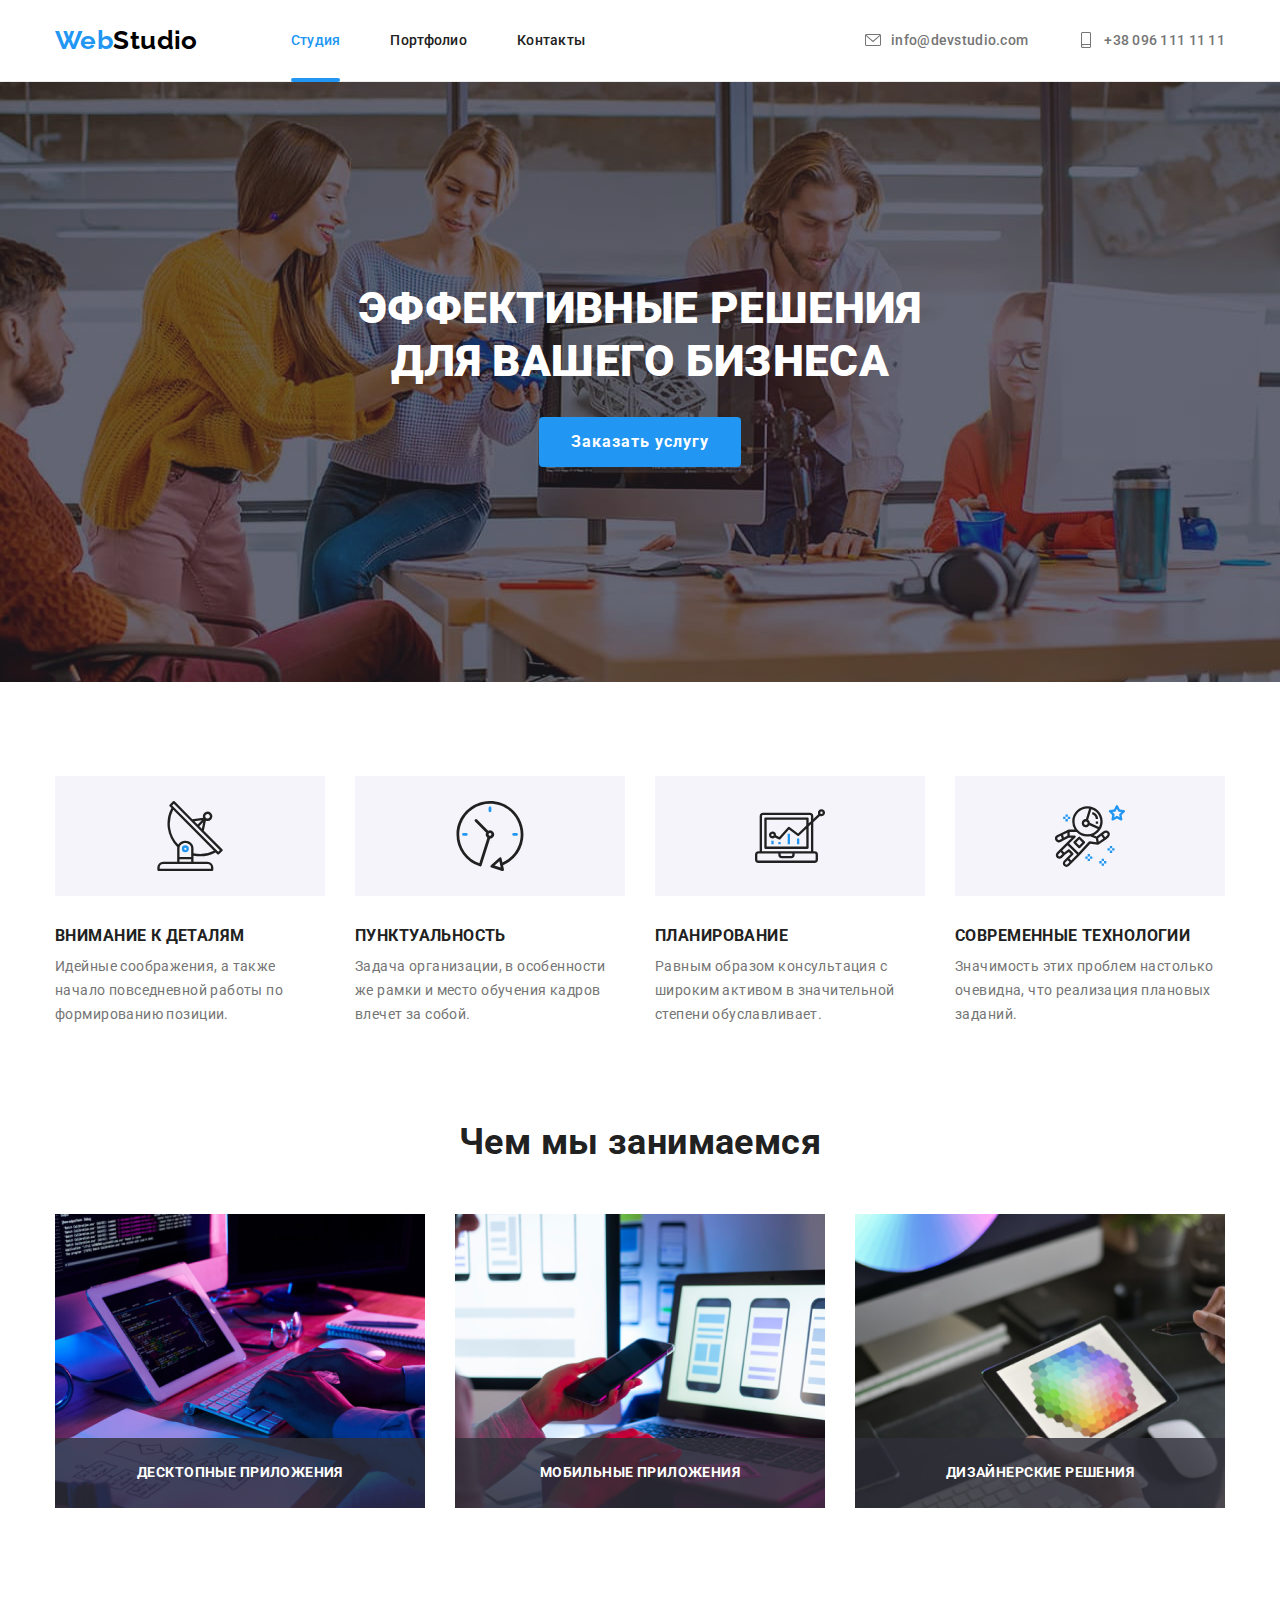
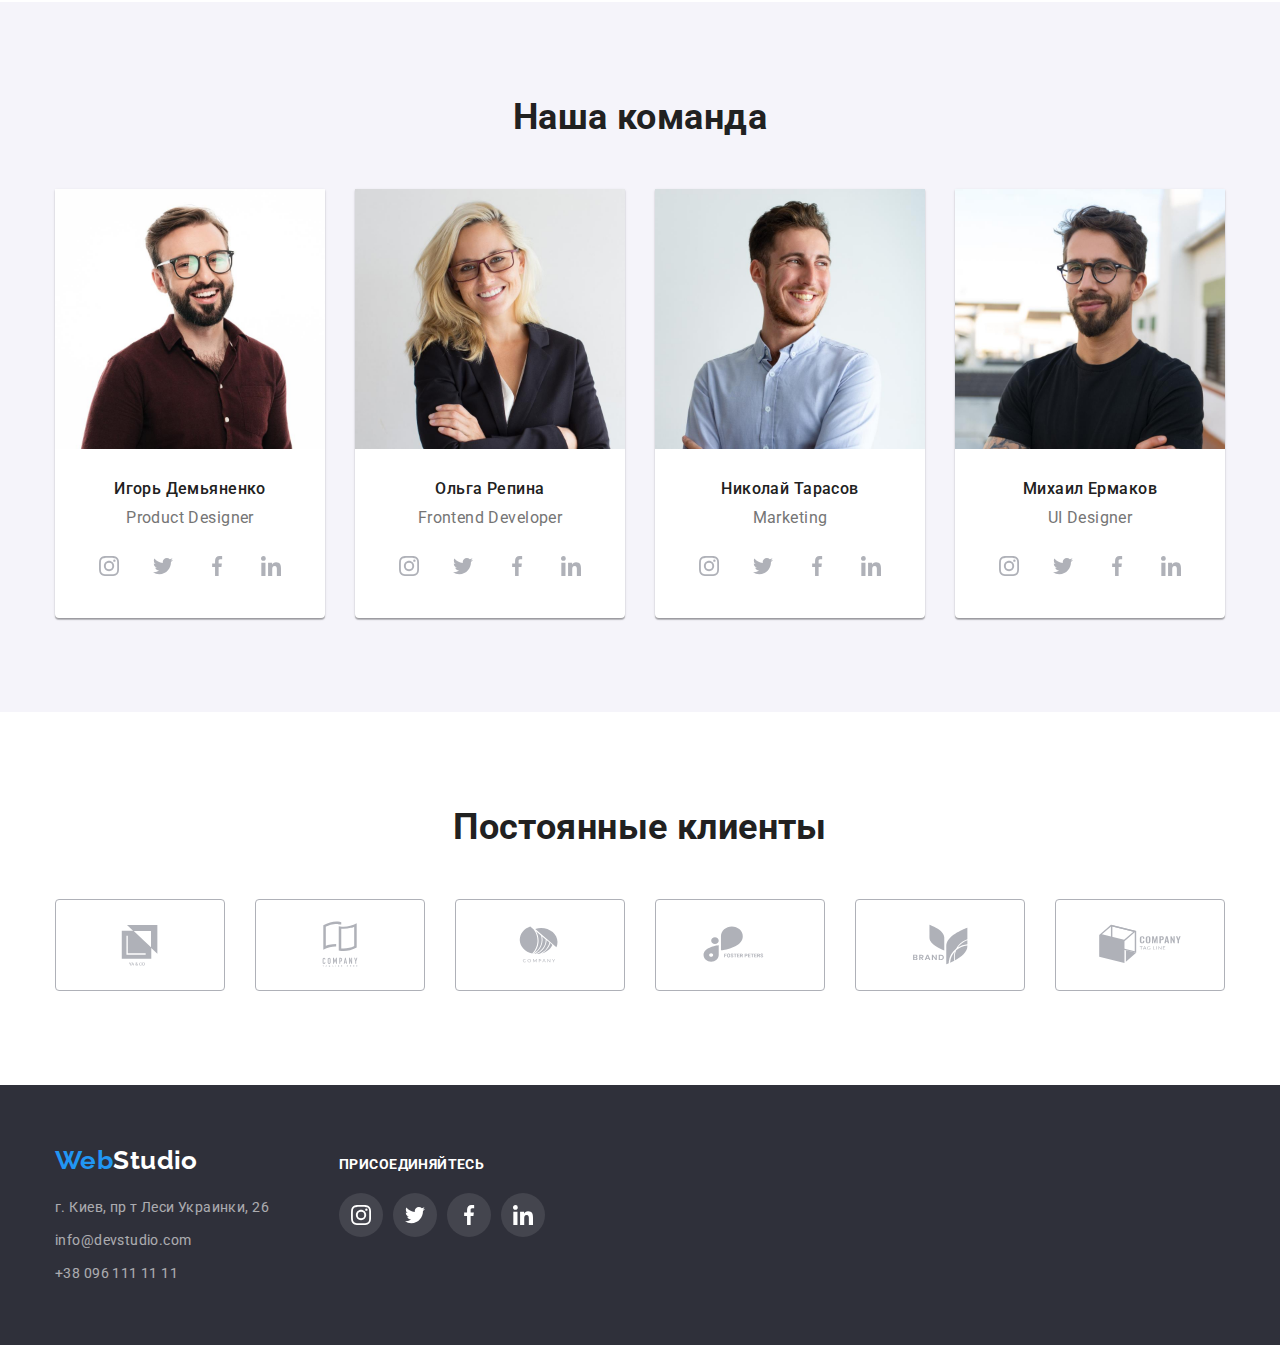
<file: index.html>
<!DOCTYPE html>
<html lang="ru">
  <head>
    <meta charset="UTF-8" />
    <meta http-equiv="X-UA-Compatible" content="IE=edge" />
    <meta name="viewport" content="width=device-width, initial-scale=1.0" />
    <title>WebStudio</title>

    <link rel="preconnect" href="https://fonts.googleapis.com" />
    <link rel="preconnect" href="https://fonts.gstatic.com" crossorigin />
    <link
      href="https://fonts.googleapis.com/css2?family=Raleway:wght@700&family=Roboto:wght@400;500;700;900&display=swap"
      rel="stylesheet"
    />

    <link
      rel="stylesheet"
      href="https://cdnjs.cloudflare.com/ajax/libs/modern-normalize/1.1.0/modern-normalize.min.css"
    />

    <link rel="stylesheet" href="./css/styles.css" />
  </head>
  <body>
    <!-- contacts section -->
    <header class="page-header">
      <div class="container box-string">
        <nav class="box-string">
          <a href="./index.html" class="logo"> Web<span class="logocolor">Studio</span> </a>

          <ul class="site-nav list box-string">
            <li class="site-nav-item current-page"><a href="" class="link current">Студия</a></li>
            <li class="site-nav-item"><a href="./portfolio.html" class="link">Портфолио</a></li>
            <li class="site-nav-item"><a href="" class="link">Контакты</a></li>
          </ul>
        </nav>

        <ul class="contacts-nav list box-string">
          <li class="contacts-nav-item">
            <a href="mailto:info@devstudio.com" class="link">
              <svg class="icon-smartphone" width="16px" height="16px">
                <use href="./img/symbol.svg#envelope"></use>
              </svg>
              info@devstudio.com</a
            >
          </li>
          <li class="contacts-nav-item">
            <a href="tel:+380961111111" class="link">
              <svg class="icon-smartphone" width="16px" height="16px">
                <use href="./img/symbol.svg#smartphone"></use>
              </svg>
              +38 096 111 11 11</a
            >
          </li>
        </ul>
      </div>
    </header>

    <main>
      <!-- герой -->

      <section class="hero">
        <h1 class="hero-titel">
          Эффективные решения <br />
          для вашего бизнеса
        </h1>
        <button data-modal-open type="button" class="hero-button">Заказать услугу</button>
        <div class="backdrop is-hidden" data-modal>
          <div class="modal">
            <button data-modal-close class="btn-modal-close"></button>
          </div>
        </div>
      </section>

      <!-- технологии features-->
      <section class="section features">
        <div class="container">
          <h2 class="titel-hidden">Технологии пременяемые в работе</h2>
          <ul class="features-list list box-string">
            <li class="features-list-item">
              <div class="features-list-icon">
                <svg class="" width="70px" height="70px">
                  <use href="./img/symbol.svg#antenna"></use>
                </svg>
              </div>
              <h3 class="features-titel">Внимание к деталям</h3>
              <p class="features-text">
                Идейные соображения, а также начало повседневной работы по формированию позиции.
              </p>
            </li>
            <li class="features-list-item">
              <div class="features-list-icon">
                <svg class="" width="70px" height="70px">
                  <use href="./img/symbol.svg#clock"></use>
                </svg>
              </div>
              <h3 class="features-titel">Пунктуальность</h3>
              <p class="features-text">
                Задача организации, в особенности же рамки и место обучения кадров влечет за собой.
              </p>
            </li>
            <li class="features-list-item">
              <div class="features-list-icon">
                <svg class="" width="70px" height="70px">
                  <use href="./img/symbol.svg#diagram"></use>
                </svg>
              </div>
              <h3 class="features-titel">Планирование</h3>
              <p class="features-text">
                Равным образом консультация с широким активом в значительной степени обуславливает.
              </p>
            </li>
            <li class="features-list-item">
              <div class="features-list-icon">
                <svg class="" width="70px" height="70px">
                  <use href="./img/symbol.svg#astronaut"></use>
                </svg>
              </div>
              <h3 class="features-titel">Современные технологии</h3>
              <p class="features-text">
                Значимость этих проблем настолько очевидна, что реализация плановых заданий.
              </p>
            </li>
          </ul>
        </div>
      </section>

      <!-- примеры работ -->
      <section class="section work">
        <div class="container">
          <h2 class="section-titel">Чем мы занимаемся</h2>
          <ul class="work-list box-string list">
            <li class="work-list-item">
              <img src="./img/img1.png" class="work-img" alt="фото рабочего места" width="370" />
              <p class="work-titel">Десктопные приложения</p>
            </li>
            <li class="work-list-item">
              <img src="./img/img2.png" class="work-img" alt="фото рабочего места" width="370" />
              <p class="work-titel">Мобильные приложения</p>
            </li>
            <li class="work-list-item">
              <img src="./img/img3.png" class="work-img" alt="фото рабочего места" width="370" />
              <p class="work-titel">Дизайнерские решения</p>
            </li>
          </ul>
        </div>
      </section>

      <!-- команда -->
      <section class="section comanda">
        <div class="container">
          <h2 class="section-titel">Наша команда</h2>
          <ul class="comanda-list list box-string">
            <li class="comanda-card">
              <img
                src="./img/img4.jpg"
                class="comanda-img1 comanda-img"
                alt="Игорь Демьяненко Product Designer"
                width="270"
              />
              <div class="comanda-card-caption">
                <h3 class="comanda-titel">Игорь Демьяненко</h3>
                <p lang="en" class="comanda-text">Product Designer</p>

                <ul class="list box-string">
                  <li class="comanda-card-social">
                    <a href="" class="social-link">
                      <svg class="social-link-icon" width="20px" height="20px">
                        <use href="./img/symbol.svg#instagram"></use>
                      </svg>
                    </a>
                  </li>
                  <li class="comanda-card-social">
                    <a href="" class="social-link">
                      <svg class="social-link-icon" width="20px" height="20px">
                        <use href="./img/symbol.svg#twitter"></use>
                      </svg>
                    </a>
                  </li>
                  <li class="comanda-card-social">
                    <a href="" class="social-link">
                      <svg class="social-link-icon" width="20px" height="20px">
                        <use href="./img/symbol.svg#facebook"></use>
                      </svg>
                    </a>
                  </li>
                  <li class="comanda-card-social">
                    <a href="" class="social-link">
                      <svg class="social-link-icon" width="20px" height="20px">
                        <use href="./img/symbol.svg#linkedin"></use>
                      </svg>
                    </a>
                  </li>
                </ul>
              </div>
            </li>
            <li class="comanda-card">
              <img
                src="./img/img5.jpg"
                class="comanda-img2 comanda-img"
                alt="Ольга Репина Frontend Developer"
                width="270"
              />
              <div class="comanda-card-caption">
                <h3 class="comanda-titel">Ольга Репина</h3>
                <p lang="en" class="comanda-text">Frontend Developer</p>
                <ul class="list box-string">
                  <li class="comanda-card-social">
                    <a href="" class="social-link">
                      <svg class="social-link-icon" width="20px" height="20px">
                        <use href="./img/symbol.svg#instagram"></use>
                      </svg>
                    </a>
                  </li>
                  <li class="comanda-card-social">
                    <a href="" class="social-link">
                      <svg class="social-link-icon" width="20px" height="20px">
                        <use href="./img/symbol.svg#twitter"></use>
                      </svg>
                    </a>
                  </li>
                  <li class="comanda-card-social">
                    <a href="" class="social-link">
                      <svg class="social-link-icon" width="20px" height="20px">
                        <use href="./img/symbol.svg#facebook"></use>
                      </svg>
                    </a>
                  </li>
                  <li class="comanda-card-social">
                    <a href="" class="social-link">
                      <svg class="social-link-icon" width="20px" height="20px">
                        <use href="./img/symbol.svg#linkedin"></use>
                      </svg>
                    </a>
                  </li>
                </ul>
              </div>
            </li>
            <li class="comanda-card">
              <img
                src="./img/img6.jpg"
                class="comanda-img3 comanda-img"
                alt="Николай Тарасов Marketing"
                width="270"
              />
              <div class="comanda-card-caption">
                <h3 class="comanda-titel">Николай Тарасов</h3>
                <p lang="en" class="comanda-text">Marketing</p>
                <ul class="list box-string">
                  <li class="comanda-card-social">
                    <a href="" class="social-link">
                      <svg class="social-link-icon" width="20px" height="20px">
                        <use href="./img/symbol.svg#instagram"></use>
                      </svg>
                    </a>
                  </li>
                  <li class="comanda-card-social">
                    <a href="" class="social-link">
                      <svg class="social-link-icon" width="20px" height="20px">
                        <use href="./img/symbol.svg#twitter"></use>
                      </svg>
                    </a>
                  </li>
                  <li class="comanda-card-social">
                    <a href="" class="social-link">
                      <svg class="social-link-icon" width="20px" height="20px">
                        <use href="./img/symbol.svg#facebook"></use>
                      </svg>
                    </a>
                  </li>
                  <li class="comanda-card-social">
                    <a href="" class="social-link">
                      <svg class="social-link-icon" width="20px" height="20px">
                        <use href="./img/symbol.svg#linkedin"></use>
                      </svg>
                    </a>
                  </li>
                </ul>
              </div>
            </li>
            <li class="comanda-card">
              <img
                src="./img/img7.jpg"
                class="comanda-img4 comanda-img"
                alt="Михаил Ермаков UI Designer"
                width="270"
              />
              <div class="comanda-card-caption">
                <h3 class="comanda-titel">Михаил Ермаков</h3>
                <p lang="en" class="comanda-text">UI Designer</p>
                <ul class="list box-string">
                  <li class="comanda-card-social">
                    <a href="" class="social-link">
                      <svg class="social-link-icon" width="20px" height="20px">
                        <use href="./img/symbol.svg#instagram"></use>
                      </svg>
                    </a>
                  </li>
                  <li class="comanda-card-social">
                    <a href="" class="social-link">
                      <svg class="social-link-icon" width="20px" height="20px">
                        <use href="./img/symbol.svg#twitter"></use>
                      </svg>
                    </a>
                  </li>
                  <li class="comanda-card-social">
                    <a href="" class="social-link">
                      <svg class="social-link-icon" width="20px" height="20px">
                        <use href="./img/symbol.svg#facebook"></use>
                      </svg>
                    </a>
                  </li>
                  <li class="comanda-card-social">
                    <a href="" class="social-link">
                      <svg class="social-link-icon" width="20px" height="20px">
                        <use href="./img/symbol.svg#linkedin"></use>
                      </svg>
                    </a>
                  </li>
                </ul>
              </div>
            </li>
          </ul>
        </div>
      </section>

      <!-- клиенты -->
      <section class="section clients">
        <div class="container">
          <h2 class="section-titel">Постоянные клиенты</h2>
          <ul class="clients-list list box-string">
            <li class="clients-logo">
              <a href="" class="link">
                <svg class="icon-clients" width="170px" height="92px">
                  <use href="./img/symbol.svg#Logo1"></use>
                </svg>
              </a>
            </li>
            <li class="clients-logo">
              <a href="" class="link">
                <svg class="icon-clients" width="170px" height="92px">
                  <use href="./img/symbol.svg#Logo2"></use>
                </svg>
              </a>
            </li>
            <li class="clients-logo">
              <a href="" class="link">
                <svg class="icon-clients" width="170px" height="92px">
                  <use href="./img/symbol.svg#Logo3"></use>
                </svg>
              </a>
            </li>
            <li class="clients-logo">
              <a href="" class="link">
                <svg class="icon-clients" width="170px" height="92px">
                  <use href="./img/symbol.svg#Logo4"></use>
                </svg>
              </a>
            </li>
            <li class="clients-logo">
              <a href="" class="link">
                <svg class="icon-clients" width="170px" height="92px">
                  <use href="./img/symbol.svg#Logo5"></use>
                </svg>
              </a>
            </li>
            <li class="clients-logo">
              <a href="" class="link">
                <svg class="icon-clients" width="170px" height="92px">
                  <use href="./img/symbol.svg#Logo6"></use>
                </svg>
              </a>
            </li>
          </ul>
        </div>
      </section>
    </main>

    <footer class="footer">
      <div class="container box-string-footer">
        <div>
          <a href="./index.html" class="logo logo-footer">
            Web<span class="logocolor2">Studio</span>
          </a>

          <address>
            <ul class="list adress-list">
              <li>
                <a href="https://goo.gl/maps/6mDkcJWwtriDoMCs8" class="link"
                  >г. Киев, пр т Леси Украинки, 26</a
                >
              </li>
              <li><a href="mailto:info@devstudio.com" class="link">info@devstudio.com</a></li>
              <li><a href="tel:+380961111111" class="link">+38 096 111 11 11</a></li>
            </ul>
          </address>
        </div>
        <div class="footer-social">
          <p class="footer-social-titel">Присоединяйтесь</p>

          <ul class="list box-string-footer">
            <li class="footer-social-list">
              <a href="" class="footer-social-link">
                <svg class="footer-social-icon" width="20px" height="20px">
                  <use href="./img/symbol.svg#instagram"></use>
                </svg>
              </a>
            </li>
            <li class="footer-social-list">
              <a href="" class="footer-social-link">
                <svg class="footer-social-icon" width="20px" height="20px">
                  <use href="./img/symbol.svg#twitter"></use>
                </svg>
              </a>
            </li>
            <li class="footer-social-list">
              <a href="" class="footer-social-link">
                <svg class="footer-social-icon" width="20px" height="20px">
                  <use href="./img/symbol.svg#facebook"></use>
                </svg>
              </a>
            </li>
            <li class="footer-social-list">
              <a href="" class="footer-social-link">
                <svg class="footer-social-icon" width="20px" height="20px">
                  <use href="./img/symbol.svg#linkedin"></use>
                </svg>
              </a>
            </li>
          </ul>
        </div>
      </div>
    </footer>
    <script src="./js/modal.js"></script>
  </body>
</html>
</file>
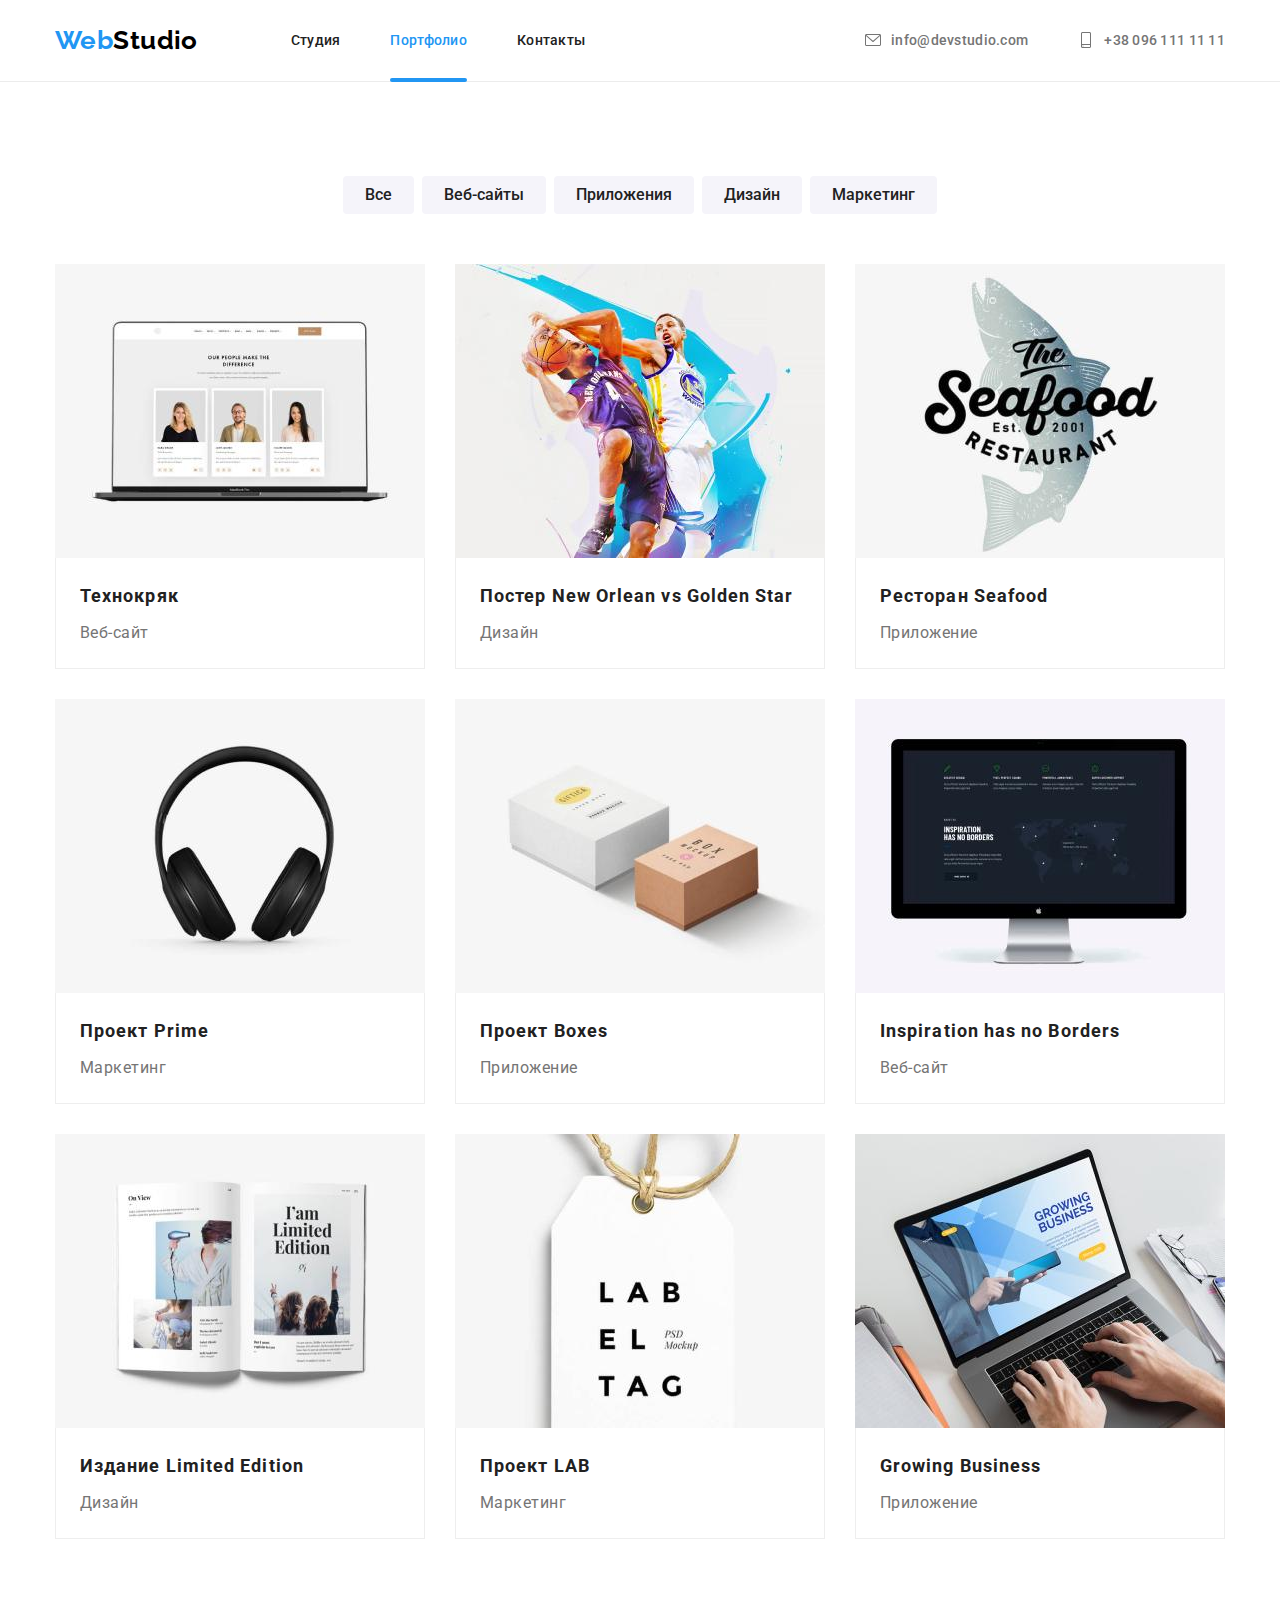
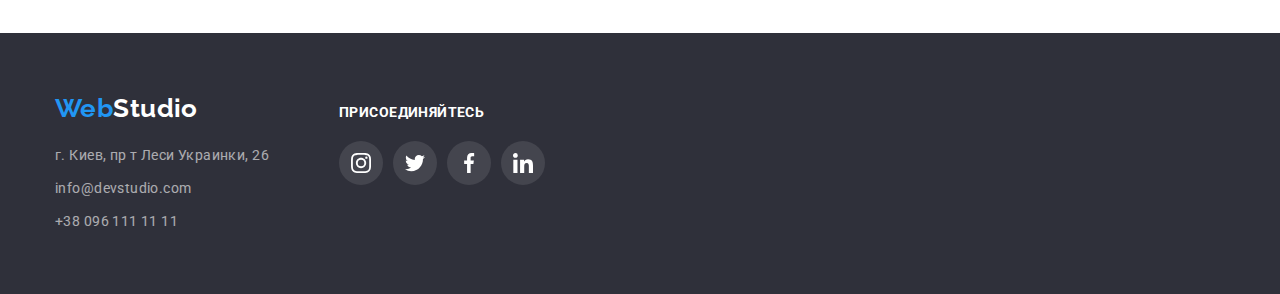
<file: portfolio.html>
<!DOCTYPE html>
<html lang="ru">
  <head>
    <meta charset="UTF-8" />
    <meta http-equiv="X-UA-Compatible" content="IE=edge" />
    <meta name="viewport" content="width=device-width, initial-scale=1.0" />
    <title>WebStudio</title>

    <link rel="preconnect" href="https://fonts.googleapis.com" />
    <link rel="preconnect" href="https://fonts.gstatic.com" crossorigin />
    <link
      href="https://fonts.googleapis.com/css2?family=Raleway:wght@700&family=Roboto:wght@400;500;700;900&display=swap"
      rel="stylesheet"
    />

    <link
      rel="stylesheet"
      href="https://cdnjs.cloudflare.com/ajax/libs/modern-normalize/1.1.0/modern-normalize.min.css"
    />

    <link rel="stylesheet" href="./css/styles.css" />
  </head>
  <body>
    <!-- contacts section -->
    <header class="page-header">
      <div class="container box-string">
        <nav class="box-string">
          <a href="./index.html" class="logo"> Web<span class="logocolor">Studio</span> </a>

          <ul class="site-nav list box-string">
            <li class="site-nav-item"><a href="./index.html" class="link">Студия</a></li>
            <li class="site-nav-item current-page">
              <a href="" class="link current">Портфолио</a>
            </li>
            <li class="site-nav-item"><a href="" class="link">Контакты</a></li>
          </ul>
        </nav>

        <ul class="contacts-nav list box-string">
          <li class="contacts-nav-item">
            <a href="mailto:info@devstudio.com" class="link">
              <svg class="icon-smartphone" width="16px" height="16px">
                <use href="./img/symbol.svg#envelope"></use>
              </svg>
              info@devstudio.com</a
            >
          </li>
          <li class="contacts-nav-item">
            <a href="tel:+380961111111" class="link">
              <svg class="icon-smartphone" width="16px" height="16px">
                <use href="./img/symbol.svg#smartphone"></use>
              </svg>
              +38 096 111 11 11</a
            >
          </li>
        </ul>
      </div>
    </header>

    <main>
      <section class="portfolio">
        <h1 class="titel-hidden">Портфолио</h1>
        <div class="container">
          <ul class="filter-btn-list list">
            <li><button type="button" class="filter-btn">Все</button></li>
            <li><button type="button" class="filter-btn">Веб-сайты</button></li>
            <li><button type="button" class="filter-btn">Приложения</button></li>
            <li><button type="button" class="filter-btn">Дизайн</button></li>
            <li><button type="button" class="filter-btn">Маркетинг</button></li>
          </ul>
          <ul class="list box-string-wrap">
            <li class="filter-item">
              <a href="" class="product">
                <div class="product-thumb">
                  <img src="./img/img2_1.jpg" alt="Веб-сайт Технокряк" />
                  <div class="product-overlay">
                    <p class="product-overlay-text">
                      Технокряк это современная площадка распространения коронавируса. Компании
                      используют эту платформу для цифрового шпионажа и атак на защищённые сервера
                      конкурентов.
                    </p>
                  </div>
                </div>
                <div class="product-meta">
                  <h2 class="product-name">Технокряк</h2>
                  <p class="product-text">Веб-сайт</p>
                </div>
              </a>
            </li>
            <li class="filter-item">
              <a href="" class="product">
                <div class="product-thumb">
                  <img src="./img/img2_2.jpg" alt="Дизайн постера" />
                  <div class="product-overlay">
                    <p class="product-overlay-text">
                      Технокряк это современная площадка распространения коронавируса. Компании
                      используют эту платформу для цифрового шпионажа и атак на защищённые сервера
                      конкурентов.
                    </p>
                  </div>
                </div>
                <div class="product-meta">
                  <h2 class="product-name">Постер New Orlean vs Golden Star</h2>
                  <p class="product-text">Дизайн</p>
                </div>
              </a>
            </li>
            <li class="filter-item">
              <a href="" class="product">
                <div class="product-thumb">
                  <img src="./img/img2_3.jpg" alt="Приложение для ресторана" />
                  <div class="product-overlay">
                    <p class="product-overlay-text">
                      Технокряк это современная площадка распространения коронавируса. Компании
                      используют эту платформу для цифрового шпионажа и атак на защищённые сервера
                      конкурентов.
                    </p>
                  </div>
                </div>
                <div class="product-meta">
                  <h2 class="product-name">Ресторан Seafood</h2>
                  <p class="product-text">Приложение</p>
                </div>
              </a>
            </li>
            <li class="filter-item">
              <a href="" class="product">
                <div class="product-thumb">
                  <img src="./img/img2_4.jpg" alt="Маркетинговый проект" />
                  <div class="product-overlay">
                    <p class="product-overlay-text">
                      Технокряк это современная площадка распространения коронавируса. Компании
                      используют эту платформу для цифрового шпионажа и атак на защищённые сервера
                      конкурентов.
                    </p>
                  </div>
                </div>
                <div class="product-meta">
                  <h2 class="product-name">Проект Prime</h2>
                  <p class="product-text">Маркетинг</p>
                </div>
              </a>
            </li>
            <li class="filter-item">
              <a href="" class="product">
                <div class="product-thumb">
                  <img src="./img/img2_5.jpg" alt="Веб-сайт" />
                  <div class="product-overlay">
                    <p class="product-overlay-text">
                      Технокряк это современная площадка распространения коронавируса. Компании
                      используют эту платформу для цифрового шпионажа и атак на защищённые сервера
                      конкурентов.
                    </p>
                  </div>
                </div>
                <div class="product-meta">
                  <h2 class="product-name">Проект Boxes</h2>
                  <p class="product-text">Приложение</p>
                </div>
              </a>
            </li>
            <li class="filter-item">
              <a href="" class="product">
                <div class="product-thumb">
                  <img src="./img/img2_6.jpg" alt="Веб-сайт" />
                  <div class="product-overlay">
                    <p class="product-overlay-text">
                      Технокряк это современная площадка распространения коронавируса. Компании
                      используют эту платформу для цифрового шпионажа и атак на защищённые сервера
                      конкурентов.
                    </p>
                  </div>
                </div>
                <div class="product-meta">
                  <h2 class="product-name">Inspiration has no Borders</h2>
                  <p class="product-text">Веб-сайт</p>
                </div>
              </a>
            </li>
            <li class="filter-item">
              <a href="" class="product">
                <div class="product-thumb">
                  <img src="./img/img2_7.jpg" alt="Приложение" />
                  <div class="product-overlay">
                    <p class="product-overlay-text">
                      Технокряк это современная площадка распространения коронавируса. Компании
                      используют эту платформу для цифрового шпионажа и атак на защищённые сервера
                      конкурентов.
                    </p>
                  </div>
                </div>
                <div class="product-meta">
                  <h2 class="product-name">Издание Limited Edition</h2>
                  <p class="product-text">Дизайн</p>
                </div>
              </a>
            </li>
            <li class="filter-item">
              <a href="" class="product">
                <div class="product-thumb">
                  <img src="./img/img2_8.jpg" alt="Маркетинговый проект" />
                  <div class="product-overlay">
                    <p class="product-overlay-text">
                      Технокряк это современная площадка распространения коронавируса. Компании
                      используют эту платформу для цифрового шпионажа и атак на защищённые сервера
                      конкурентов.
                    </p>
                  </div>
                </div>
                <div class="product-meta">
                  <h2 class="product-name">Проект LAB</h2>
                  <p class="product-text">Маркетинг</p>
                </div>
              </a>
            </li>
            <li class="filter-item">
              <a href="" class="product">
                <div class="product-thumb">
                  <img src="./img/img2_9.jpg" alt="Приложение" />
                  <div class="product-overlay">
                    <p class="product-overlay-text">
                      Технокряк это современная площадка распространения коронавируса. Компании
                      используют эту платформу для цифрового шпионажа и атак на защищённые сервера
                      конкурентов.
                    </p>
                  </div>
                </div>
                <div class="product-meta">
                  <h2 class="product-name">Growing Business</h2>
                  <p class="product-text">Приложение</p>
                </div>
              </a>
            </li>
          </ul>
        </div>
      </section>
    </main>

    <footer class="footer">
      <div class="container box-string-footer">
        <div>
          <a href="./index.html" class="logo logo-footer">
            Web<span class="logocolor2">Studio</span>
          </a>

          <address>
            <ul class="list adress-list">
              <li>
                <a href="https://goo.gl/maps/6mDkcJWwtriDoMCs8" class="link"
                  >г. Киев, пр т Леси Украинки, 26</a
                >
              </li>
              <li><a href="mailto:info@devstudio.com" class="link">info@devstudio.com</a></li>
              <li><a href="tel:+380961111111" class="link">+38 096 111 11 11</a></li>
            </ul>
          </address>
        </div>
        <div class="footer-social">
          <p class="footer-social-titel">Присоединяйтесь</p>

          <ul class="list box-string-footer">
            <li class="footer-social-list">
              <a href="" class="footer-social-link">
                <svg class="footer-social-icon" width="20px" height="20px">
                  <use href="./img/symbol.svg#instagram"></use>
                </svg>
              </a>
            </li>
            <li class="footer-social-list">
              <a href="" class="footer-social-link">
                <svg class="footer-social-icon" width="20px" height="20px">
                  <use href="./img/symbol.svg#twitter"></use>
                </svg>
              </a>
            </li>
            <li class="footer-social-list">
              <a href="" class="footer-social-link">
                <svg class="footer-social-icon" width="20px" height="20px">
                  <use href="./img/symbol.svg#facebook"></use>
                </svg>
              </a>
            </li>
            <li class="footer-social-list">
              <a href="" class="footer-social-link">
                <svg class="footer-social-icon" width="20px" height="20px">
                  <use href="./img/symbol.svg#linkedin"></use>
                </svg>
              </a>
            </li>
          </ul>
        </div>
      </div>
    </footer>
  </body>
</html>
</file>
<file: css/styles.css>
:root {
  --primari-bg-color: #ffffff;
  --bg-color: #f5f4fa;
  --hero-bg-color: #2f303a;
  --primari-text-color: #757575;
  --title-text-color: #212121;
  --accent-text-color: #2196f3;
  --hero-color-title: #ffffff;
  --white-text-color: #ffffff;
  --primari-border-color: #eeeeee;
  --primari-border-overlay: rgba(33, 150, 243, 0.9);

  /* logo */
  --white-logo-color: #ffffff;
  --black-logo-color: #000000;
  --accent-logo-color: #2196f3;

  /* btn */
  --accent-btn-color: #2196f3;
  --white-btn-color: #ffffff;
  --title-btn-color: #212121;
  --bg-btn-color: #f5f4fa;
  /* social link */
  --white-social-color: #ffffff;
  --primari-social-color: #afb1b8;
  --white10-social-color: rgba(255, 255, 255, 0.1);
}

html {
  box-sizing: border-box;
}

*,
*::before,
*::after {
  box-sizing: inherit;
}

body {
  margin: 0;
  font-family: 'Roboto', sans-serif;
  color: var(--primari-text-color);
  font-size: 14px;
  letter-spacing: 0.03em;
  background-color: var(--primari-bg-color);
}

img {
  display: block;
  max-width: 100%;
  height: auto;
}
h1,
h2,
h3,
h4,
h5,
h6,
p {
  margin-top: 0px;
  margin-bottom: 0px;
}
.list {
  list-style: none;
  padding: 0px;
  margin: 0px;
}
.container {
  margin-left: auto;
  margin-right: auto;
  width: 1200px;
  padding-left: 15px;
  padding-right: 15px;
}
.box-string {
  display: flex;
  align-items: center;
}

.elem {
  width: calc((100% - 60) / 3);
  margin-right: 30px;
}
.elem:nth-child(3n) {
  margin-right: 0px;
}

/* logo */
.logo {
  margin-right: 93px;
  font-family: 'Raleway', sans-serif;
  font-weight: bold;
  font-size: 26px;
  line-height: 1.2;
  color: var(--accent-logo-color);
  text-decoration-line: none;
}
.logocolor {
  color: var(--black-logo-color);
}
.logocolor2 {
  color: var(--white-logo-color);
}

.site-nav-item + li {
  margin-left: 50px;
}
.contacts-nav-item + li {
  margin-left: 50px;
}

.site-nav .link {
  display: block;
  padding-top: 32px;
  padding-bottom: 32px;

  font-weight: 500;
  line-height: 1.2;
  color: var(--primari-text-color);
  letter-spacing: 0.02em;
  color: var(--title-text-color);
  text-decoration-line: none;


  /*  Задаём значения перехода  */
  transition: color 250ms cubic-bezier(0.4, 0, 0.2, 1);

}
.site-nav .link.current {
  color: var(--accent-text-color);
}

.site-nav > li{
  position: relative;
}


/* .site-nav .link.current::after  */
/* .site-nav-item-current::after */
.current-page::after
{
  position: absolute;
  bottom: -1px;
  left: 0;
  width: 100%;
  height: 4px;
  background-color: var(--accent-text-color);
  content: "";
  border-radius: 2px;
}



.site-nav .link:hover,
.site-nav .link:focus {
  color: var(--accent-text-color);
}

.contacts-nav {
  margin-left: auto;
}
.contacts-nav .link {
  display: flex;
  padding-top: 32px;
  padding-bottom: 32px;

  font-weight: 500;
  line-height: 1.2;
  color: var(--primari-text-color);
  letter-spacing: 0.02em;
  text-decoration-line: none;


  /*  Задаём значения перехода  */
  transition: color 250ms cubic-bezier(0.4, 0, 0.2, 1);

  
}
.contacts-nav .link:hover,
.contacts-nav .link:focus {
  color: var(--accent-text-color);
}
.page-header {
  border-bottom: 1px solid #ececec;
  background-color: var(--primari-bg-color);
}
.header-link {
  width: 1200px;
  padding-left: 15px;
  padding-right: 15px;
}

.icon-smartphone {
  /* fill="#757575" */
  /* display: flex; */
  /* width: 10px; */
  /* height: 16px; */
  /* fill: #757575; */
  fill: currentColor;
  margin-right: 10px;
}

/* <!-- герой --> */
.hero-button {
  min-width: 200px;
  display: inline;
  border-radius: 4px;
  padding: 10px 32px;
  text-align: center;

  font-weight: bold;
  font-size: 16px;
  line-height: 1.88;
  letter-spacing: 0.06em;
  color: var(--white-btn-color);
  background-color: var(--accent-btn-color);
  cursor: pointer;
  border: none;
}
.hero {
  padding-top: 200px;
  padding-bottom: 200px;
  background-color: var(--hero-bg-color);
  text-align: center;

  background-image: linear-gradient(rgba(47, 48, 58, 0.4), rgba(47, 48, 58, 0.4)),
    url('../img/hero.jpg');
  max-width: 1600px;
  height: 600px;
  background-repeat: no-repeat;
  margin-left: auto;
  margin-right: auto;
  background-size: cover;
  background-position: center;
}
.hero-titel {
  margin-bottom: 30px;

  font-weight: 900;
  font-size: 44px;
  line-height: 1.2;
  color: var(--hero-color-title);
  text-align: center;
  text-transform: uppercase;
}

.section-titel {
  margin-bottom: 50px;

  font-weight: bold;
  font-size: 36px;
  line-height: 1.2;
  text-align: center;
  color: var(--title-text-color);
}

.titel-hidden {
  position: absolute;
  width: 1px;
  height: 1px;
  margin: -1px;
  border: 0;
  padding: 0;
  clip: rect(0 0 0 0);
  overflow: hidden;
}

/* modal */
.backdrop {
  z-index: 10;
  position: fixed;
  top: 0;
  left: 0;
  width: 100%;
  height: 100%;
  background-color: rgba(0, 0, 0, 0.2);

  opacity: 1;

  transition: opacity 250ms cubic-bezier(0.4, 0, 0.2, 1);
}

.backdrop.is-hidden {
  opacity: 0;
  pointer-events: none;
}

.backdrop.is-hidden .modal {
  transform: translate(-50%, -50%) scale(1.1);
}

.modal {
  position: absolute;
  top: 50%;
  left: 50%;

  min-height: 581px;
  min-width: 528px;
  padding: 15px;

  background-color: var(--hero-color-title);
  box-shadow: 0px 1px 3px rgba(0, 0, 0, 0.12), 
  0px 1px 1px rgba(0, 0, 0, 0.14), 
  0px 2px 1px rgba(0, 0, 0, 0.2);
  border-radius: 4px;  

  transform: translate(-50%, -50%) scale(1);

  transition: transform 250ms cubic-bezier(0.4, 0, 0.2, 1);
}


.btn-modal-close{
  position: absolute;
  top: 8px;
  right: 8px;

  background: url('../img/close.png') no-repeat top;
  width: 30px;
  height: 30px;
  border: none;
}

/* <!-- технологии features--> */
.work {
  margin-bottom: 94px;
}
.features {
  padding-top: 94px;
  padding-bottom: 94px;
}
.features-list {
  flex-wrap: wrap;
}

.features-list-item {
  width: calc((100% - 90px) / 4);
  margin-right: 30px;
}
.features-list-item:nth-child(4n) {
  margin-right: 0px;
}

.features-titel {
  margin-bottom: 10px;
  font-weight: bold;
  line-height: 1.2;
  color: var(--title-text-color);
  text-transform: uppercase;
  text-align: left;
}
.features-text {
  margin-top: 0px;
  margin-bottom: 0px;
  line-height: 1.7;
  text-align: left;
}

.features-list-icon {
  display: flex;
  width: 270px;
  height: 120px;
  justify-content: center;
  align-items: center;
  background-color: var(--bg-color);
  margin-bottom: 30px;
}

/* <!-- примеры работ --> */
.work-list {
  flex-wrap: wrap;
}

.work-list-item {
  width: calc((100% - 60px) / 3);
  margin-right: 30px;
  position: relative;
}
.work-list-item:nth-child(3n) {
  margin-right: 0px;
}


.work-titel{
	position	: absolute;
  bottom: 0px;
	left		: 0px;
	width		: 100%;
  height: 70px;
  
  padding-top: 27px;
  font-weight: bold;
  font-size: 14px;
  line-height: 1.14;
  text-align: center;
  text-transform: uppercase;

  
  color: var(--primari-bg-color);  
  background-color: rgba(47, 48, 58, 0.8);
}


/* <!-- команда --> */
.comanda {
  padding-top: 94px;
  padding-bottom: 94px;
  background-color: var(--bg-color);
}
.comanda-list {
  flex-wrap: wrap;
}

.comanda-card-caption {
  padding-top: 30px;
  padding-bottom: 30px;
  text-align: center;
}

.comanda-titel {
  margin-bottom: 10px;

  font-weight: 500;
  font-size: 16px;
  line-height: 1.2;
  color: var(--title-text-color);
  text-align: center;
}
.comanda-text {
  font-size: 16px;
  line-height: 1.2;
  text-align: center;
  margin-bottom: 16px;
}

.comanda-card {
  width: calc((100% - 90px) / 4);
  margin-right: 30px;
  background: #ffffff;
  box-shadow: 0px 1px 3px rgba(0, 0, 0, 0.12), 0px 1px 1px rgba(0, 0, 0, 0.14),
    0px 2px 1px rgba(0, 0, 0, 0.2);
  border-radius: 0px 0px 4px 4px;
}
.comanda-card:nth-child(4n) {
  margin-right: 0px;
}

.comanda-card-social {
  margin-right: 10px;
}
.comanda-card-social:first-child {
  margin-left: auto;
}
.comanda-card-social:last-child {
  margin-right: auto;
}

.social-link {
  display: flex;
  padding: 0px;
  border: none;
  width: 44px;
  height: 44px;
  color: var(--primari-social-color);
  border-radius: 50%;
  background-color: var(--white-social-color);
  justify-content: center;
  align-items: center;


  /*  Задаём значения перехода  */
  transition: color 250ms cubic-bezier(0.4, 0, 0.2, 1), background-color 250ms cubic-bezier(0.4, 0, 0.2, 1);


}

.social-link:hover,
.social-link:focus {
  /* color: var(--white-social-color); */
  background-color: var(--accent-text-color);
  color: var(--white-social-color);
}

.social-link-icon {
  /* display: flex; */
  fill: currentColor;
}

/* <!-- клиенты --> */

.clients {
  padding-top: 94px;
  padding-bottom: 94px;
}

.clients-logo {
  margin-right: 30px;
}

.clients-logo .link {
  display: flex;
  width: 170px;
  height: 92px;
  padding: 0px;
  border: 1px solid var(--primari-social-color);
  border-radius: 4px;
  color: var(--primari-social-color);
  justify-content: center;
  align-items: center;

  /*  Задаём значения перехода  */
  transition: color 250ms cubic-bezier(0.4, 0, 0.2, 1), border 250ms cubic-bezier(0.4, 0, 0.2, 1);


}
.clients-logo .link:hover,
.clients-logo .link:focus {
  color: var(--accent-text-color);
  border: 1px solid var(--accent-text-color);
}

.icon-clients {
  fill: currentColor;
}

.clients-logo:last-child {
  margin-right: 0px;
}

/* footer */

.footer {
  padding-top: 60px;
  padding-bottom: 60px;
  background-color: var(--hero-bg-color);
}
.logo-footer {
  margin-right: 0px;
}
.adress-list .link {
  font-style: normal;
  line-height: 1.7;
  color: var(--white-text-color);
  opacity: 0.6;
  text-decoration-line: none;

  /*  Задаём значения перехода  */
  transition: opacity 250ms cubic-bezier(0.4, 0, 0.2, 1);


}
.adress-list .link:hover,
.adress-list .link:focus {
  opacity: 1;
}

.adress-list {
  margin-top: 20px;
}
.adress-list > li {
  margin-bottom: 9px;
}
.adress-list > li:last-child {
  margin-bottom: 0px;
}

.logo.footer {
  margin-bottom: 20px;
}

.box-string-footer {
  display: flex;
  align-items: baseline;
}

.footer-social {
  margin-left: 70px;
}
.footer-social-titel {
  /* margin-top: 12px; */
  margin-bottom: 20px;

  font-weight: bold;
  line-height: 1.14;
  text-transform: uppercase;
  color: #ffffff;
}

.footer-social-list {
  margin-right: 10px;
}

.footer-social-list:last-child {
  margin-right: 0px;
}

.footer-social-link {
  display: flex;
  padding: 0px;
  border: none;
  width: 44px;
  height: 44px;
  color: var(--white-social-color);
  border-radius: 50%;
  background-color: var(--white10-social-color);
  justify-content: center;
  align-items: center;

  /*  Задаём значения перехода  */
  transition: background-color 250ms cubic-bezier(0.4, 0, 0.2, 1);


}

.footer-social-link:hover,
.footer-social-link:focus {
  /* color: var(--white-social-color); */
  background-color: var(--accent-text-color);
}

.footer-social-icon {
  /* display: flex; */
  fill: currentColor;
}

/* portfolio */
.portfolio {
  padding-top: 94px;
  padding-bottom: 94px;
}

.box-string-wrap {
  display: flex;
  align-items: center;
  flex-wrap: wrap;
}

.filter-btn-list {
  display: flex;
  justify-content: center;
  flex-wrap: wrap;
  margin-bottom: 20px;
}

.filter-btn-container {
  margin-left: auto;
  margin-right: auto;
  width: 1200px;
  padding-left: 15px;
  padding-right: 15px;
  padding-bottom: 50px;
}

.filter-btn {
  display: inline;
  border-radius: 4px;
  padding: 6px 22px;
  text-align: center;

  font-weight: 500;
  font-size: 16px;
  line-height: 1.63;
  color: var(--title-btn-color);
  background-color: var(--bg-btn-color);
  cursor: pointer;
  border: none;


  /*  Задаём значения перехода  */
  transition: color 250ms cubic-bezier(0.4, 0, 0.2, 1), 
              background-color 250ms cubic-bezier(0.4, 0, 0.2, 1), 
              box-shadow 250ms cubic-bezier(0.4, 0, 0.2, 1);


}

.filter-btn-list > li {
  margin-left: 8px;
}
.filter-btn-list > li:first-child {
  margin-left: 0px;
}

.box-string-wrap {
  display: flex;
  align-items: center;
  flex-wrap: wrap;
}

.box-string-wrap {
  display: flex;
  align-items: center;
  flex-wrap: wrap;
}

.box-string-wrap > li {
  width: calc((100% - 60px) / 3);
  margin-right: 30px;
  margin-top: 30px;
}
.box-string-wrap > li:nth-child(3n) {
  margin-right: 0px;
}

.filter-btn.current {
  color: var(--white-btn-color);
  background-color: var(--accent-btn-color);
}

.filter-btn:hover,
.filter-btn:focus {
  color: var(--white-btn-color);
  background-color: var(--accent-btn-color);

  box-shadow: 0px 3px 1px rgba(0, 0, 0, 0.1), 
              0px 1px 2px rgba(0, 0, 0, 0.08),
              0px 2px 2px rgba(0, 0, 0, 0.12);
  border-radius: 4px;
}



.product {
  display: block;
  width: 370px;
  margin-left: auto;
  margin-right: auto;
  /* box-shadow: 0px 2px 1px rgba(0, 0, 0, 0.2), 
              0px 1px 1px rgba(0, 0, 0, 0.14),
              0px 1px 3px rgba(0, 0, 0, 0.12); */

              background: var(--primari-bg-color);
              /* border: 1px solid var(--primari-border-color); */

  text-decoration-line: none;            
  /*  Задаём значения перехода  */
  transition: box-shadow 250ms cubic-bezier(0.4, 0, 0.2, 1);
}

.product:hover{
  box-shadow: 0px 1px 1px rgba(0, 0, 0, 0.12), 
              0px 4px 4px rgba(0, 0, 0, 0.06),
              1px 4px 6px rgba(0, 0, 0, 0.16);
              opacity: 1;

}



.product-thumb {
  position: relative;
  overflow: hidden;
}

.product-overlay {
  padding-top: 63px;
  padding-left: 24px;
  padding-right: 24px;

  position: absolute;
  top: 0;
  left: 0;
  width: 100%;
  height: 100%;
  background-color: var(--primari-border-overlay);
  transform: translateY(200%);
  transition: transform 250ms cubic-bezier(0.4, 0, 0.2, 1);
}

.product:hover .product-overlay {
  transform: translateY(0);
}

.product-overlay-text{
  
  font-size: 18px;
  line-height: 1.56;
  /* or 156% */
  
  letter-spacing: 0.03em;
  
  color: var(--primari-bg-color);  
}






.product-meta {
  border-right-width: 1px;
  border-right-style: solid;
  border-right-color: var(--primari-border-color);
  border-bottom-width: 1px;
  border-bottom-style: solid;
  border-bottom-color: var(--primari-border-color);
  border-left-width: 1px;
  border-left-style: solid;
  border-left-color: var(--primari-border-color);
  padding-left: 24px;
  padding-top: 20px;
  padding-bottom: 20px;
}

.product-name {
  font-weight: bold;
  font-size: 18px;
  line-height: 2;
  letter-spacing: 0.06em;
  color: var(--title-text-color);
  text-align: left;
  margin-bottom: 4px;
}


.product-text {
  font-size: 16px;
  line-height: 1.88;
  letter-spacing: 0.03em;
  color: var(--primari-text-color);
  text-align: left;
}
</file>
